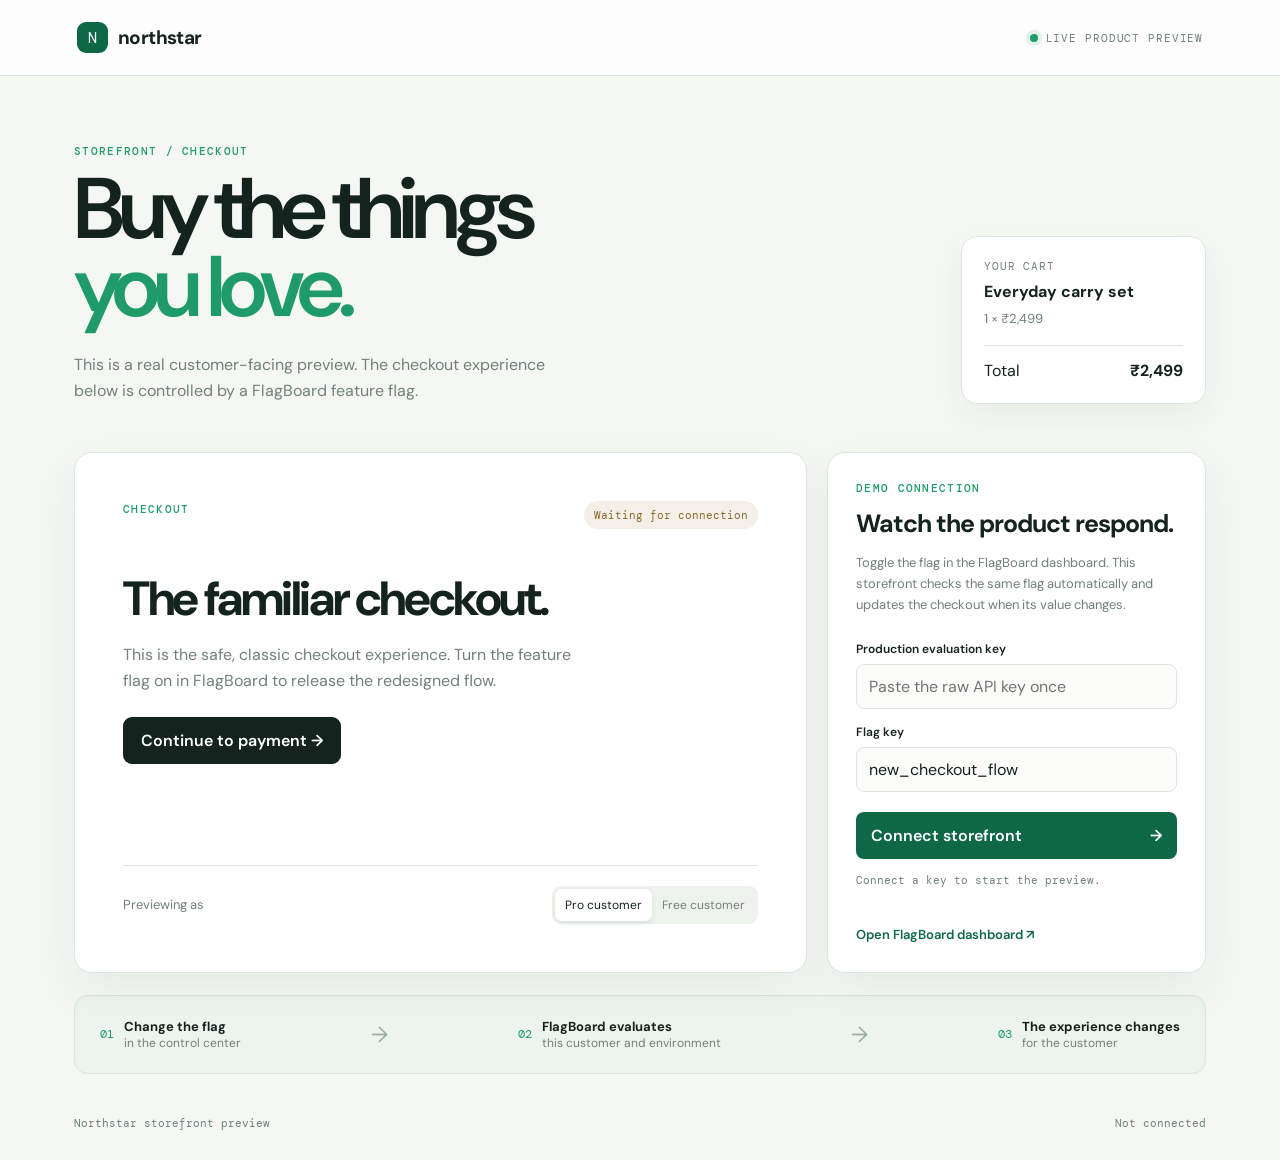
<file: demo/index.html>
<!doctype html>
<html lang="en">
  <head>
    <meta charset="utf-8" />
    <meta name="viewport" content="width=device-width, initial-scale=1" />
    <title>Northstar — Checkout preview</title>
    <link rel="stylesheet" href="./styles.css" />
  </head>
  <body>
    <header class="site-header">
      <a class="brand" href="#"><span class="brand-mark">N</span> northstar</a>
      <div class="header-note">
        <span class="pulse"></span> Live product preview
      </div>
    </header>
    <main>
      <section class="hero">
        <div>
          <p class="eyebrow">STOREFRONT / CHECKOUT</p>
          <h1>Buy the things<br /><em>you love.</em></h1>
          <p class="hero-copy">
            This is a real customer-facing preview. The checkout experience
            below is controlled by a FlagBoard feature flag.
          </p>
        </div>
        <div class="hero-card">
          <span class="card-label">Your cart</span
          ><strong>Everyday carry set</strong
          ><span class="muted">1 × ₹2,499</span>
          <div class="cart-total">
            <span>Total</span><strong>₹2,499</strong>
          </div>
        </div>
      </section>
      <section class="demo-grid">
        <div class="checkout-card" id="checkout-card">
          <div class="checkout-top">
            <span class="eyebrow">CHECKOUT</span
            ><span id="experience-badge" class="experience-badge"
              >Checking…</span
            >
          </div>
          <div id="checkout-content"></div>
          <div class="customer-row">
            <span class="muted">Previewing as</span>
            <div class="plan-picker" role="group" aria-label="Customer plan">
              <button type="button" data-plan="pro" class="plan-button active">
                Pro customer</button
              ><button type="button" data-plan="free" class="plan-button">
                Free customer
              </button>
            </div>
          </div>
        </div>
        <aside class="control-card">
          <p class="eyebrow">DEMO CONNECTION</p>
          <h2>Watch the product respond.</h2>
          <p class="muted">
            Toggle the flag in the FlagBoard dashboard. This storefront checks
            the same flag automatically and updates the checkout when its value
            changes.
          </p>
          <form id="connection-form">
            <label for="api-key">Production evaluation key</label
            ><input
              id="api-key"
              name="api-key"
              type="password"
              placeholder="Paste the raw API key once"
              autocomplete="off"
              required
            /><label for="flag-key">Flag key</label
            ><input
              id="flag-key"
              name="flag-key"
              value="new_checkout_flow"
              required
            /><button class="primary-button" type="submit">
              Connect storefront <span>→</span>
            </button>
          </form>
          <p id="connection-message" class="connection-message">
            Connect a key to start the preview.
          </p>
          <a
            class="dashboard-link"
            href="http://localhost:5500"
            target="_blank"
            rel="noreferrer"
            >Open FlagBoard dashboard ↗</a
          >
        </aside>
      </section>
      <section class="explain-strip">
        <div>
          <span class="step-number">01</span><strong>Change the flag</strong
          ><span>in the control center</span>
        </div>
        <div class="arrow">→</div>
        <div>
          <span class="step-number">02</span><strong>FlagBoard evaluates</strong
          ><span>this customer and environment</span>
        </div>
        <div class="arrow">→</div>
        <div>
          <span class="step-number">03</span
          ><strong>The experience changes</strong><span>for the customer</span>
        </div>
      </section>
    </main>
    <footer>
      <span>Northstar storefront preview</span
      ><span id="last-checked">Not connected</span>
    </footer>
    <script src="./app.js"></script>
  </body>
</html>
</file>
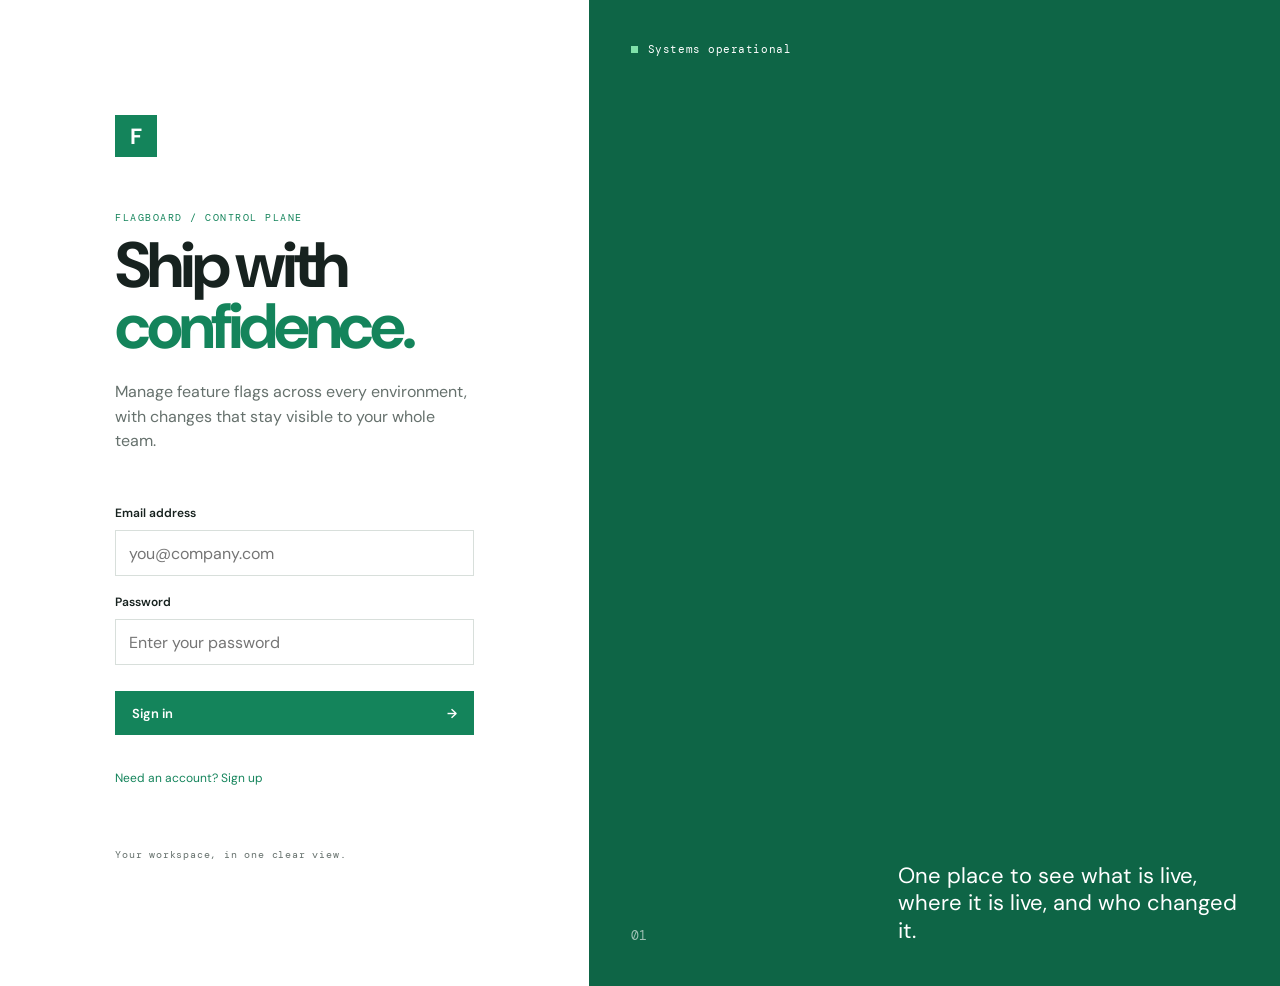
<file: frontend/index.html>
<!doctype html>
<html lang="en">
  <head>
    <meta charset="utf-8" />
    <meta name="viewport" content="width=device-width, initial-scale=1" />
    <title>FlagBoard — Feature control center</title>
    <link rel="preconnect" href="https://fonts.googleapis.com" />
    <link rel="preconnect" href="https://fonts.gstatic.com" crossorigin />
    <link href="https://fonts.googleapis.com/css2?family=DM+Mono:wght@400;500&family=DM+Sans:wght@400;500;600;700&display=swap" rel="stylesheet" />
    <link rel="stylesheet" href="./styles.css" />
  </head>
  <body>
    <main id="login-view" class="login-shell">
      <section class="login-panel">
        <div class="brand-mark">F</div>
        <p class="eyebrow">FLAGBOARD / CONTROL PLANE</p>
        <h1 id="auth-title">Ship with<br /><span>confidence.</span></h1>
        <p class="login-intro">Manage feature flags across every environment, with changes that stay visible to your whole team.</p>
        <form id="login-form" class="login-form">
          <label for="email">Email address</label>
          <input id="email" name="email" type="email" autocomplete="email" placeholder="you@company.com" required />
          <label for="password">Password</label>
          <input id="password" name="password" type="password" autocomplete="current-password" placeholder="Enter your password" required />
          <button class="button button-primary" type="submit">Sign in <span aria-hidden="true">→</span></button>
          <p id="login-error" class="form-error" role="alert"></p>
        </form>
        <button id="auth-switch" class="text-button" type="button">Need an account? Sign up</button>
        <p class="login-footnote">Your workspace, in one clear view.</p>
      </section>
      <aside class="login-aside" aria-label="Product summary">
        <div class="aside-top"><span class="status-dot"></span> Systems operational</div>
        <div class="aside-bottom">
          <span>01</span>
          <p>One place to see what is live, where it is live, and who changed it.</p>
        </div>
      </aside>
    </main>

    <main id="dashboard-view" class="dashboard-shell is-hidden">
      <header class="topbar">
        <a class="wordmark" href="#">FLAG<span>BOARD</span></a>
        <div class="topbar-right">
          <div class="connection-state" title="Live sync uses the dashboard WebSocket endpoint."><span id="connection-dot" class="status-dot"></span><span id="connection-label">Live sync: connecting…</span></div>
          <span id="user-email" class="user-email"></span>
          <button id="logout-button" class="button button-quiet" type="button">Log out</button>
        </div>
      </header>

      <div class="dashboard-body">
        <aside class="sidebar">
          <div class="sidebar-heading"><span>Workspace</span><button id="create-org-button" class="icon-button" type="button" title="Create organization" aria-label="Create organization">+</button></div>
          <nav id="org-list" class="org-list" aria-label="Organizations"></nav>
          <div class="sidebar-footer"><span class="sidebar-label">Signed in as</span><span id="sidebar-email"></span></div>
        </aside>

        <section class="content">
          <div class="page-heading">
            <div><p class="eyebrow">CONTROL CENTER</p><h2 id="org-name">Loading workspace</h2><p id="project-context" class="subtle">Select a project to manage its flags.</p></div>
            <div class="environment-picker"><label for="environment">Environment</label><select id="environment"><option value="development">Development</option><option value="staging">Staging</option><option value="production" selected>Production</option></select></div>
          </div>

          <div class="project-tabs-row"><div class="project-tabs" id="project-list" aria-label="Projects"></div><button id="create-project-button" class="small-action" type="button">+ Project</button></div>

          <div class="section-heading"><div><p class="eyebrow">FEATURE FLAGS</p><h3>Release controls</h3></div><div class="section-actions"><span id="flag-count" class="count-label">—</span><button id="create-flag-button" class="small-action" type="button">+ Flag</button></div></div>
          <div id="flag-list" class="flag-list"><div class="empty-state">Loading flags…</div></div>

          <div class="management-actions"><button id="members-button" class="button button-quiet" type="button">Members</button><button id="keys-button" class="button button-quiet" type="button">API keys</button><button id="evaluate-button" class="button button-quiet" type="button">Evaluate flag</button></div>

          <div class="audit-section">
            <div class="section-heading"><div><p class="eyebrow">AUDIT LOG</p><h3>Recent activity</h3></div><span class="live-pill"><span class="status-dot"></span> Live updates</span></div>
            <div class="audit-table-wrap"><table class="audit-table"><thead><tr><th>Change</th><th>Flag</th><th>Actor</th><th>Time</th><th>Details</th></tr></thead><tbody id="audit-list"><tr><td colspan="5" class="table-empty">Select a flag to view its audit history.</td></tr></tbody></table></div>
          </div>
        </section>
      </div>
    </main>
    <div id="modal" class="modal-backdrop is-hidden" role="dialog" aria-modal="true" aria-labelledby="modal-title">
      <div class="modal-card"><div class="modal-header"><div><p class="eyebrow">WORKSPACE TOOLS</p><h2 id="modal-title">Manage</h2></div><button class="icon-button" type="button" data-close-modal aria-label="Close">×</button></div><div id="modal-content"></div></div>
    </div>
    <div id="org-modal" class="modal-backdrop is-hidden" role="dialog" aria-modal="true" aria-labelledby="org-modal-title">
      <form id="org-form" class="modal-card">
        <div class="modal-header"><div><p class="eyebrow">NEW WORKSPACE</p><h2 id="org-modal-title">Create organization</h2></div><button id="close-org-modal" class="icon-button" type="button" aria-label="Close">×</button></div>
        <label for="org-name-input">Organization name</label>
        <input id="org-name-input" type="text" placeholder="Acme Inc." required />
        <p id="org-error" class="form-error" role="alert"></p>
        <div class="modal-actions"><button id="cancel-org-modal" class="button button-quiet" type="button">Cancel</button><button class="button button-primary" type="submit">Create organization <span aria-hidden="true">→</span></button></div>
      </form>
    </div>
    <div id="toast" class="toast" role="status" aria-live="polite"></div>
    <script src="./app.js"></script>
  </body>
</html>
</file>
<file: demo/styles.css>
@import url("https://fonts.googleapis.com/css2?family=DM+Mono:wght@400;500&family=DM+Sans:wght@400;500;600;700&display=swap");
:root {
  --ink: #15231f;
  --muted: #71807a;
  --line: #dce5df;
  --paper: #f5f7f3;
  --card: #fff;
  --green: #1e9b68;
  --dark-green: #0e6846;
}
* {
  box-sizing: border-box;
}
body {
  margin: 0;
  min-height: 100vh;
  background: var(--paper);
  color: var(--ink);
  font-family: "DM Sans", sans-serif;
}
button,
input {
  font: inherit;
}
.site-header {
  height: 76px;
  padding: 0 clamp(24px, 6vw, 88px);
  display: flex;
  justify-content: space-between;
  align-items: center;
  border-bottom: 1px solid var(--line);
  background: rgba(255, 255, 255, 0.75);
}
.brand {
  color: var(--ink);
  text-decoration: none;
  font-weight: 700;
  letter-spacing: -0.03em;
  font-size: 19px;
  display: flex;
  gap: 10px;
  align-items: center;
}
.brand-mark {
  width: 31px;
  height: 31px;
  display: grid;
  place-items: center;
  color: white;
  background: var(--dark-green);
  border-radius: 9px;
  font:
    15px "DM Mono",
    monospace;
}
.header-note,
.muted,
footer {
  color: var(--muted);
  font-size: 13px;
}
.header-note {
  display: flex;
  gap: 8px;
  align-items: center;
  font:
    11px "DM Mono",
    monospace;
  text-transform: uppercase;
  letter-spacing: 0.08em;
}
.pulse {
  width: 8px;
  height: 8px;
  border-radius: 50%;
  background: var(--green);
  display: inline-block;
  box-shadow: 0 0 0 4px rgba(30, 155, 104, 0.12);
}
main {
  max-width: 1180px;
  margin: auto;
  padding: 68px 24px 42px;
}
.hero {
  display: flex;
  justify-content: space-between;
  align-items: end;
  gap: 32px;
  margin-bottom: 48px;
}
.eyebrow {
  margin: 0 0 12px;
  color: var(--green);
  font:
    500 11px "DM Mono",
    monospace;
  letter-spacing: 0.12em;
}
h1 {
  margin: 0;
  font-size: clamp(48px, 7vw, 86px);
  line-height: 0.91;
  letter-spacing: -0.07em;
  font-weight: 600;
}
h1 em {
  color: var(--green);
  font-style: normal;
}
.hero-copy {
  max-width: 480px;
  margin: 25px 0 0;
  color: var(--muted);
  line-height: 1.65;
  font-size: 16px;
}
.hero-card {
  min-width: 245px;
  padding: 22px;
  border: 1px solid var(--line);
  border-radius: 16px;
  background: var(--card);
  box-shadow: 0 12px 30px rgba(17, 50, 36, 0.05);
  display: grid;
  gap: 8px;
}
.card-label {
  color: var(--muted);
  font:
    11px "DM Mono",
    monospace;
  text-transform: uppercase;
  letter-spacing: 0.08em;
}
.cart-total {
  border-top: 1px solid var(--line);
  padding-top: 14px;
  margin-top: 10px;
  display: flex;
  justify-content: space-between;
}
.demo-grid {
  display: grid;
  grid-template-columns: minmax(0, 1.45fr) minmax(290px, 0.75fr);
  gap: 20px;
  align-items: stretch;
}
.checkout-card,
.control-card {
  border: 1px solid var(--line);
  border-radius: 18px;
  background: var(--card);
  box-shadow: 0 18px 45px rgba(17, 50, 36, 0.06);
}
.checkout-card {
  padding: clamp(24px, 4vw, 48px);
  min-height: 390px;
  display: flex;
  flex-direction: column;
}
.checkout-top {
  display: flex;
  justify-content: space-between;
  align-items: center;
}
.experience-badge {
  padding: 7px 10px;
  border-radius: 99px;
  background: #e7f6ee;
  color: var(--dark-green);
  font:
    11px "DM Mono",
    monospace;
}
.experience-badge.off {
  background: #f4f0e8;
  color: #8b6b30;
}
#checkout-content {
  flex: 1;
  padding: 38px 0 28px;
}
#checkout-content h2 {
  font-size: clamp(28px, 4vw, 48px);
  letter-spacing: -0.05em;
  margin: 0 0 12px;
}
#checkout-content p {
  max-width: 470px;
  line-height: 1.6;
  color: var(--muted);
  margin: 0 0 24px;
}
.checkout-button {
  border: 0;
  border-radius: 9px;
  padding: 13px 18px;
  color: #fff;
  background: var(--dark-green);
  font-weight: 600;
  cursor: pointer;
}
.checkout-button.classic {
  background: var(--ink);
}
.customer-row {
  display: flex;
  justify-content: space-between;
  align-items: center;
  gap: 16px;
  border-top: 1px solid var(--line);
  padding-top: 20px;
}
.plan-picker {
  display: flex;
  padding: 3px;
  background: #eef2ed;
  border-radius: 9px;
}
.plan-button {
  border: 0;
  background: transparent;
  padding: 8px 10px;
  border-radius: 7px;
  color: var(--muted);
  cursor: pointer;
  font-size: 12px;
}
.plan-button.active {
  background: #fff;
  color: var(--ink);
  box-shadow: 0 2px 5px rgba(0, 0, 0, 0.08);
}
.control-card {
  padding: 28px;
}
.control-card h2 {
  margin: 0 0 11px;
  font-size: 25px;
  letter-spacing: -0.04em;
}
.control-card > .muted {
  line-height: 1.6;
  display: block;
  margin-bottom: 25px;
}
label {
  display: block;
  margin: 15px 0 7px;
  font-size: 12px;
  font-weight: 600;
}
input {
  width: 100%;
  border: 1px solid var(--line);
  border-radius: 8px;
  padding: 11px 12px;
  color: var(--ink);
  background: #fbfcfa;
  outline: none;
}
input:focus {
  border-color: var(--green);
  box-shadow: 0 0 0 3px rgba(30, 155, 104, 0.12);
}
.primary-button {
  width: 100%;
  border: 0;
  border-radius: 8px;
  padding: 13px 15px;
  margin-top: 20px;
  background: var(--dark-green);
  color: #fff;
  font-weight: 600;
  cursor: pointer;
  display: flex;
  justify-content: space-between;
}
.connection-message {
  min-height: 32px;
  margin: 14px 0 18px;
  font:
    11px "DM Mono",
    monospace;
  color: var(--muted);
  line-height: 1.45;
}
.connection-message.error {
  color: #a04a42;
}
.dashboard-link {
  color: var(--dark-green);
  font-size: 13px;
  font-weight: 600;
  text-decoration: none;
}
.explain-strip {
  display: flex;
  align-items: center;
  justify-content: space-between;
  gap: 20px;
  margin-top: 22px;
  padding: 22px 25px;
  border: 1px solid var(--line);
  border-radius: 14px;
  background: #edf4ee;
}
.explain-strip > div:not(.arrow) {
  display: grid;
  grid-template-columns: auto 1fr;
  column-gap: 10px;
  align-items: center;
}
.step-number {
  grid-row: span 2;
  color: var(--green);
  font:
    12px "DM Mono",
    monospace;
}
.explain-strip strong {
  font-size: 13px;
}
.explain-strip span:last-child {
  color: var(--muted);
  font-size: 12px;
}
.arrow {
  color: #9aaca2;
  font-size: 22px;
}
footer {
  max-width: 1180px;
  padding: 0 24px 30px;
  margin: auto;
  display: flex;
  justify-content: space-between;
  font:
    11px "DM Mono",
    monospace;
}
@media (max-width: 780px) {
  .hero,
  .customer-row,
  footer {
    align-items: start;
    flex-direction: column;
  }
  .hero-card {
    width: 100%;
  }
  .demo-grid {
    grid-template-columns: 1fr;
  }
  .explain-strip {
    align-items: start;
    flex-direction: column;
  }
  .arrow {
    display: none;
  }
}
</file>
<file: frontend/styles.css>
:root {
  --ink: #17221f;
  --muted: #66716d;
  --soft: #f4f6f3;
  --line: #d8dfdb;
  --green: #14845b;
  --green-dark: #0e6546;
  --mint: #dcefe5;
  --amber: #bb7a1a;
  --white: #ffffff;
  --mono: "DM Mono", monospace;
  --sans: "DM Sans", sans-serif;
}

* { box-sizing: border-box; }
html, body { min-height: 100%; margin: 0; }
body { background: var(--white); color: var(--ink); font-family: var(--sans); }
button, input, select { font: inherit; }
button { cursor: pointer; }
.is-hidden { display: none !important; }
.eyebrow { color: var(--green); font-family: var(--mono); font-size: 10px; letter-spacing: .15em; margin: 0 0 12px; }
.subtle, .login-intro { color: var(--muted); }
.status-dot { background: var(--green); display: inline-block; height: 7px; width: 7px; }

.login-shell { display: grid; grid-template-columns: minmax(420px, 46%) 1fr; min-height: 100vh; }
.login-panel { align-items: flex-start; display: flex; flex-direction: column; justify-content: center; padding: 9vw; }
.brand-mark { align-items: center; background: var(--green); color: var(--white); display: flex; font-size: 22px; font-weight: 700; height: 42px; justify-content: center; margin-bottom: 54px; width: 42px; }
.login-panel h1 { font-size: clamp(44px, 5vw, 74px); letter-spacing: -.065em; line-height: .95; margin: 0 0 22px; }
.login-panel h1 span { color: var(--green); }
.login-intro { font-size: 16px; line-height: 1.55; margin: 0 0 42px; max-width: 370px; }
.login-form { display: grid; gap: 9px; max-width: 390px; width: 100%; }
.login-form label { font-size: 12px; font-weight: 600; margin-top: 9px; }
input, select, textarea { background: var(--white); border: 1px solid var(--line); border-radius: 0; color: var(--ink); min-height: 46px; padding: 0 13px; width: 100%; }
textarea { min-height: 92px; padding-top: 12px; resize: vertical; }
input:focus, select:focus { border-color: var(--green); outline: 2px solid var(--mint); }
.button { border: 1px solid transparent; border-radius: 0; font-size: 13px; font-weight: 600; min-height: 44px; padding: 0 16px; }
.button-primary { align-items: center; background: var(--green); color: var(--white); display: flex; justify-content: space-between; margin-top: 17px; }
.button-primary:hover { background: var(--green-dark); }
.button-quiet { background: transparent; border-color: var(--line); color: var(--muted); min-height: 34px; }
.button-quiet:hover { border-color: var(--ink); color: var(--ink); }
.form-error { color: #b33b32; font-size: 12px; min-height: 18px; margin: 4px 0 0; }
.text-button { background: transparent; border: 0; color: var(--green); font-size: 12px; padding: 4px 0; text-align: left; }
.text-button:hover { color: var(--green-dark); text-decoration: underline; }
.login-footnote { color: var(--muted); font-family: var(--mono); font-size: 10px; letter-spacing: .08em; margin-top: 58px; }
.login-aside { background: var(--green-dark); color: var(--white); display: flex; flex-direction: column; justify-content: space-between; padding: 42px; }
.aside-top { align-items: center; display: flex; font-family: var(--mono); font-size: 11px; gap: 10px; letter-spacing: .05em; }
.aside-top .status-dot { background: #7fe1aa; }
.aside-bottom { align-items: end; display: flex; gap: 30px; justify-content: space-between; }
.aside-bottom span { font-family: var(--mono); font-size: 13px; opacity: .6; }
.aside-bottom p { font-size: 22px; line-height: 1.25; margin: 0; max-width: 340px; }

.topbar { align-items: center; border-bottom: 1px solid var(--line); display: flex; height: 72px; justify-content: space-between; padding: 0 34px; }
.wordmark { color: var(--ink); font-family: var(--mono); font-size: 14px; font-weight: 500; letter-spacing: .04em; text-decoration: none; }
.wordmark span { color: var(--green); }
.topbar-right, .connection-state { align-items: center; display: flex; gap: 14px; }
.connection-state { color: var(--muted); font-family: var(--mono); font-size: 10px; }
.user-email { border-left: 1px solid var(--line); color: var(--muted); font-size: 12px; padding-left: 18px; }
.dashboard-body { display: grid; grid-template-columns: 250px 1fr; min-height: calc(100vh - 72px); }
.sidebar { border-right: 1px solid var(--line); display: flex; flex-direction: column; padding: 30px 18px; }
.sidebar-heading { align-items: center; color: var(--muted); display: flex; font-family: var(--mono); font-size: 10px; justify-content: space-between; letter-spacing: .1em; margin: 0 10px 18px; text-transform: uppercase; }
.icon-button { background: transparent; border: 1px solid var(--line); color: var(--green); font-size: 19px; height: 27px; line-height: 20px; width: 27px; }
.icon-button:hover { background: var(--mint); }
.org-list { display: grid; gap: 3px; }
.org-button { background: transparent; border: 0; color: var(--ink); display: flex; font-size: 13px; padding: 12px 10px; text-align: left; width: 100%; }
.org-button.active { background: var(--soft); border-left: 3px solid var(--green); font-weight: 700; padding-left: 7px; }
.sidebar-footer { border-top: 1px solid var(--line); display: grid; gap: 6px; margin-top: auto; padding: 20px 10px 0; }
.sidebar-label { color: var(--muted); font-family: var(--mono); font-size: 9px; letter-spacing: .1em; text-transform: uppercase; }
.sidebar-footer span:last-child { font-size: 12px; overflow: hidden; text-overflow: ellipsis; }
.content { max-width: 1180px; padding: 48px 56px 80px; width: 100%; }
.page-heading { align-items: end; display: flex; justify-content: space-between; margin-bottom: 35px; }
.page-heading h2 { font-size: clamp(32px, 4vw, 48px); letter-spacing: -.06em; line-height: 1; margin: 0 0 10px; }
.page-heading p { margin-bottom: 0; }
.environment-picker { min-width: 176px; }
.environment-picker label { color: var(--muted); display: block; font-family: var(--mono); font-size: 9px; letter-spacing: .1em; margin-bottom: 8px; text-transform: uppercase; }
.project-tabs { border-bottom: 1px solid var(--line); display: flex; gap: 28px; margin-bottom: 42px; overflow-x: auto; }
.project-tabs-row { align-items: start; display: flex; gap: 18px; justify-content: space-between; }
.project-button { background: transparent; border: 0; border-bottom: 2px solid transparent; color: var(--muted); font-size: 13px; padding: 0 0 14px; white-space: nowrap; }
.project-button.active { border-color: var(--green); color: var(--ink); font-weight: 700; }
.section-heading { align-items: end; display: flex; justify-content: space-between; margin-bottom: 16px; }
.section-heading h3 { font-size: 21px; letter-spacing: -.03em; margin: 0; }
.count-label { color: var(--muted); font-family: var(--mono); font-size: 11px; }
.section-actions { align-items: center; display: flex; gap: 16px; }
.small-action { background: transparent; border: 1px solid var(--line); color: var(--green); font-family: var(--mono); font-size: 10px; min-height: 30px; padding: 0 10px; text-transform: uppercase; }
.small-action:hover { background: var(--mint); border-color: var(--green); }
.small-action.danger { color: #b33b32; }
.flag-list { border-top: 1px solid var(--ink); }
.flag-row { align-items: center; border-bottom: 1px solid var(--line); display: grid; gap: 18px; grid-template-columns: minmax(180px, 1fr) 130px 130px 90px 74px; min-height: 83px; }
.flag-main strong { display: block; font-size: 14px; margin-bottom: 5px; }
.flag-key { color: var(--muted); font-family: var(--mono); font-size: 10px; }
.flag-status { align-items: center; display: flex; gap: 8px; font-family: var(--mono); font-size: 10px; text-transform: uppercase; }
.flag-status.on { color: var(--green); }
.flag-status.off { color: var(--muted); }
.rollout { color: var(--muted); font-family: var(--mono); font-size: 11px; }
.switch { background: #cbd2ce; border: 0; height: 24px; padding: 0; position: relative; width: 44px; }
.switch::after { background: var(--white); content: ""; height: 18px; left: 3px; position: absolute; top: 3px; transition: transform .15s ease; width: 18px; }
.switch[aria-checked="true"] { background: var(--green); }
.switch[aria-checked="true"]::after { transform: translateX(20px); }
.switch:focus { outline: 2px solid var(--mint); outline-offset: 2px; }
.empty-state { border-bottom: 1px solid var(--line); color: var(--muted); font-size: 13px; padding: 30px 0; }
.management-actions { border-top: 1px solid var(--line); display: flex; gap: 10px; margin-top: 28px; padding-top: 20px; }
.audit-section { margin-top: 66px; }
.live-pill { align-items: center; color: var(--green); display: flex; font-family: var(--mono); font-size: 10px; gap: 8px; text-transform: uppercase; }
.audit-table-wrap { overflow-x: auto; }
.audit-table { border-collapse: collapse; font-size: 12px; min-width: 650px; width: 100%; }
.audit-table th { border-bottom: 1px solid var(--ink); color: var(--muted); font-family: var(--mono); font-size: 9px; font-weight: 400; letter-spacing: .1em; padding: 11px 12px 11px 0; text-align: left; text-transform: uppercase; }
.audit-table td { border-bottom: 1px solid var(--line); padding: 15px 12px 15px 0; vertical-align: top; }
.audit-table td:first-child { color: var(--green); font-weight: 700; }
.audit-table .mono { color: var(--muted); font-family: var(--mono); font-size: 10px; }
.table-empty { color: var(--muted); padding: 25px 0 !important; }
.toast { background: var(--ink); bottom: 24px; color: var(--white); font-size: 12px; opacity: 0; padding: 13px 16px; pointer-events: none; position: fixed; right: 24px; transform: translateY(10px); transition: .2s ease; }
.toast.show { opacity: 1; transform: translateY(0); }
.modal-backdrop { align-items: center; background: rgba(23, 34, 31, .32); display: flex; inset: 0; justify-content: center; padding: 20px; position: fixed; z-index: 5; }
.modal-card { background: var(--white); border: 1px solid var(--ink); box-shadow: 8px 8px 0 var(--green); display: grid; gap: 9px; max-width: 480px; padding: 28px; width: 100%; }
.modal-header { align-items: start; display: flex; justify-content: space-between; margin-bottom: 12px; }
.modal-header h2 { font-size: 25px; letter-spacing: -.04em; margin: 0; }
.modal-card label { font-size: 12px; font-weight: 600; margin-top: 6px; }
.modal-form { display: grid; gap: 9px; }
.modal-context, .helper-text { color: var(--muted); font-family: var(--mono); font-size: 10px; margin: 0 0 8px; }
.modal-list { border-top: 1px solid var(--line); margin: 8px 0 20px; }
.list-row { align-items: center; border-bottom: 1px solid var(--line); display: flex; justify-content: space-between; padding: 13px 0; }
.list-row strong, .list-row span { display: block; }
.list-row strong { font-family: var(--mono); font-size: 12px; }
.list-row span { color: var(--muted); font-size: 11px; margin-top: 4px; }
.inline-form { align-items: start; display: grid; gap: 9px; grid-template-columns: 1fr auto; }
.inline-form .form-error { grid-column: 1 / -1; }
.evaluation-result { border: 1px solid var(--line); display: grid; gap: 8px; padding: 20px; }
.evaluation-result strong { color: var(--green); font-family: var(--mono); font-size: 24px; }
.evaluation-result span { color: var(--muted); font-family: var(--mono); font-size: 11px; }
.modal-actions { display: flex; gap: 10px; justify-content: flex-end; margin-top: 16px; }
.modal-actions .button-primary { gap: 22px; margin-top: 0; }

@media (max-width: 800px) {
  .login-shell { grid-template-columns: 1fr; }
  .login-panel { min-height: 100vh; padding: 48px 28px; }
  .login-aside { display: none; }
  .topbar { padding: 0 18px; }
  .user-email { display: none; }
  .dashboard-body { grid-template-columns: 1fr; }
  .sidebar { border-bottom: 1px solid var(--line); border-right: 0; padding: 18px; }
  .org-list { display: flex; overflow-x: auto; }
  .org-button { white-space: nowrap; width: auto; }
  .sidebar-footer { display: none; }
  .content { padding: 32px 18px 60px; }
  .page-heading { align-items: start; flex-direction: column; gap: 24px; }
  .environment-picker { width: 100%; }
  .project-tabs-row { align-items: stretch; flex-direction: column; }
  .project-tabs { margin-bottom: 14px; }
  .section-heading { align-items: start; gap: 14px; }
  .flag-row { gap: 10px; grid-template-columns: minmax(150px, 1fr) 88px 48px; }
  .rollout { display: none; }
  .flag-row .small-action { display: none; }
  .management-actions { flex-wrap: wrap; }
}
</file>
